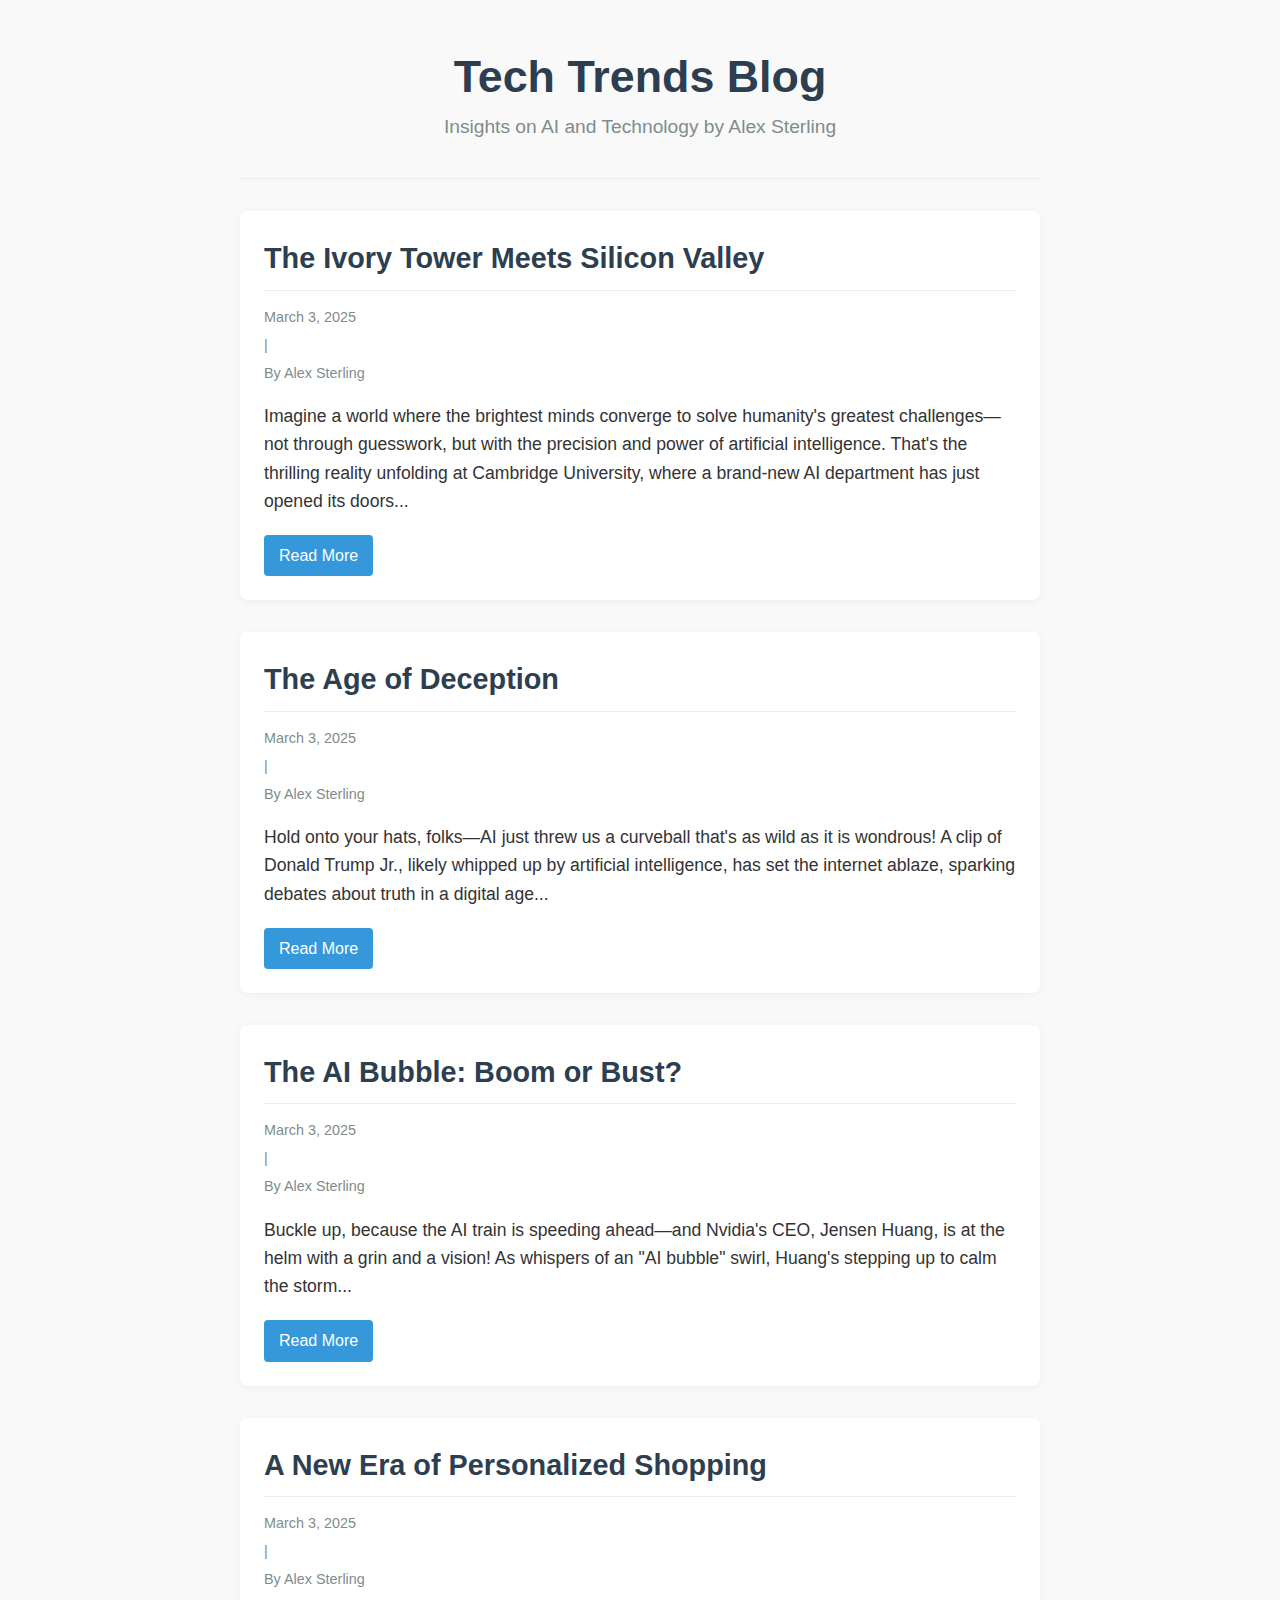
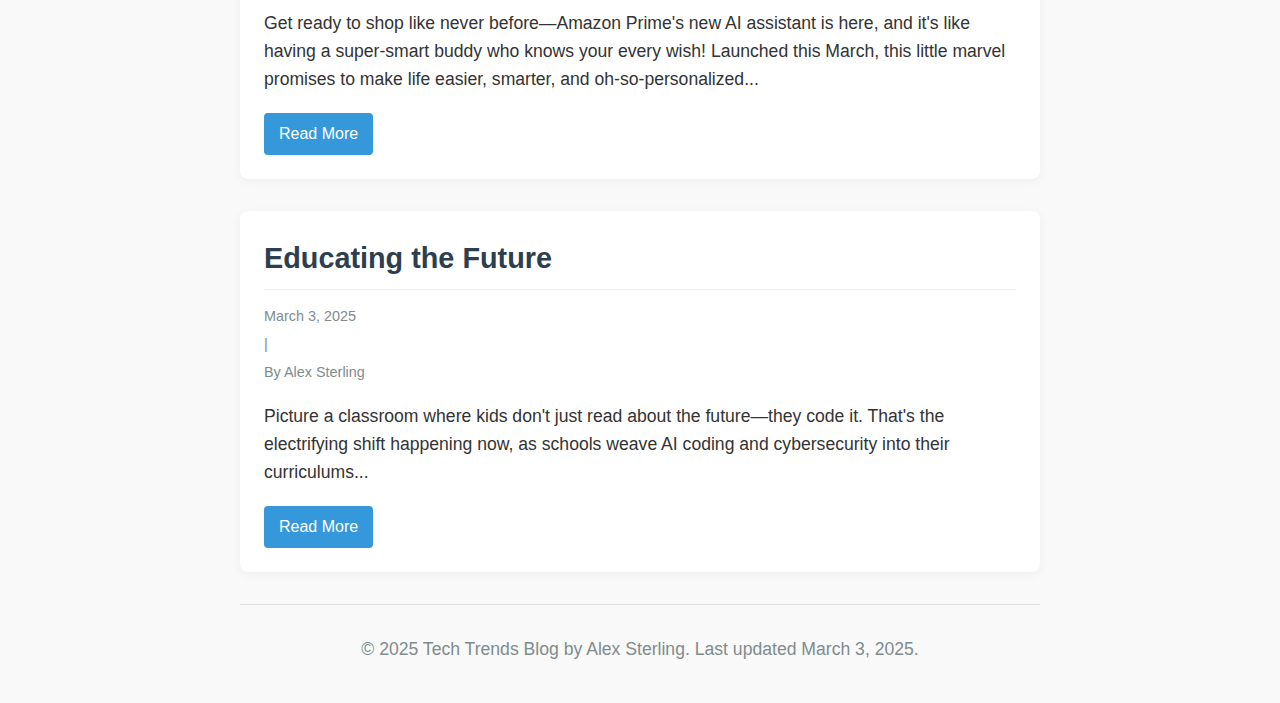
<file: index.html>
<!DOCTYPE html>
<html lang="en">
<head>
    <meta charset="UTF-8">
    <meta name="viewport" content="width=device-width, initial-scale=1.0">
    <title>Tech Trends Blog by Alex Sterling</title>
    <link rel="stylesheet" href="styles/blog-style.css">
    <style>
        /* Additional styling for index page */
        .article-list {
            list-style: none;
            padding: 0;
        }
        
        .article-item {
            margin-bottom: 2rem;
            padding: 1.5rem;
            background-color: white;
            border-radius: 8px;
            box-shadow: 0 2px 10px rgba(0,0,0,0.05);
            transition: transform 0.3s, box-shadow 0.3s;
        }
        
        .article-item:hover {
            transform: translateY(-5px);
            box-shadow: 0 5px 15px rgba(0,0,0,0.1);
        }
        
        .article-title {
            margin-top: 0;
            color: #2c3e50;
        }
        
        .article-meta {
            margin-bottom: 15px;
        }
        
        .article-excerpt {
            margin-bottom: 15px;
        }
        
        .read-more {
            display: inline-block;
            background-color: #3498db;
            color: white;
            padding: 8px 15px;
            border-radius: 4px;
            text-decoration: none;
            border: none;
            font-weight: 500;
            transition: background-color 0.3s;
        }
        
        .read-more:hover {
            background-color: #2980b9;
            color: white;
            border: none;
        }
        
        .site-header {
            text-align: center;
            margin-bottom: 2rem;
            padding-bottom: 1rem;
            border-bottom: 1px solid #eee;
        }
        
        .site-title {
            font-size: 2.8rem;
            color: #2c3e50;
            margin-bottom: 0.5rem;
        }
        
        .site-description {
            color: #7f8c8d;
            font-size: 1.2rem;
            margin-top: 0;
        }
    </style>
</head>
<body>
    <header class="site-header">
        <h1 class="site-title">Tech Trends Blog</h1>
        <p class="site-description">Insights on AI and Technology by Alex Sterling</p>
    </header>

    <main>
        <ul class="article-list">
            <li class="article-item">
                <h2 class="article-title">The Ivory Tower Meets Silicon Valley</h2>
                <div class="article-meta">
                    <span>March 3, 2025</span> | <span>By Alex Sterling</span>
                </div>
                <div class="article-excerpt">
                    <p>Imagine a world where the brightest minds converge to solve humanity's greatest challenges—not through guesswork, but with the precision and power of artificial intelligence. That's the thrilling reality unfolding at Cambridge University, where a brand-new AI department has just opened its doors...</p>
                </div>
                <a href="sample.html" class="read-more">Read More</a>
            </li>
            
            <li class="article-item">
                <h2 class="article-title">The Age of Deception</h2>
                <div class="article-meta">
                    <span>March 3, 2025</span> | <span>By Alex Sterling</span>
                </div>
                <div class="article-excerpt">
                    <p>Hold onto your hats, folks—AI just threw us a curveball that's as wild as it is wondrous! A clip of Donald Trump Jr., likely whipped up by artificial intelligence, has set the internet ablaze, sparking debates about truth in a digital age...</p>
                </div>
                <a href="#" class="read-more">Read More</a>
            </li>
            
            <li class="article-item">
                <h2 class="article-title">The AI Bubble: Boom or Bust?</h2>
                <div class="article-meta">
                    <span>March 3, 2025</span> | <span>By Alex Sterling</span>
                </div>
                <div class="article-excerpt">
                    <p>Buckle up, because the AI train is speeding ahead—and Nvidia's CEO, Jensen Huang, is at the helm with a grin and a vision! As whispers of an "AI bubble" swirl, Huang's stepping up to calm the storm...</p>
                </div>
                <a href="#" class="read-more">Read More</a>
            </li>
            
            <li class="article-item">
                <h2 class="article-title">A New Era of Personalized Shopping</h2>
                <div class="article-meta">
                    <span>March 3, 2025</span> | <span>By Alex Sterling</span>
                </div>
                <div class="article-excerpt">
                    <p>Get ready to shop like never before—Amazon Prime's new AI assistant is here, and it's like having a super-smart buddy who knows your every wish! Launched this March, this little marvel promises to make life easier, smarter, and oh-so-personalized...</p>
                </div>
                <a href="#" class="read-more">Read More</a>
            </li>
            
            <li class="article-item">
                <h2 class="article-title">Educating the Future</h2>
                <div class="article-meta">
                    <span>March 3, 2025</span> | <span>By Alex Sterling</span>
                </div>
                <div class="article-excerpt">
                    <p>Picture a classroom where kids don't just read about the future—they code it. That's the electrifying shift happening now, as schools weave AI coding and cybersecurity into their curriculums...</p>
                </div>
                <a href="#" class="read-more">Read More</a>
            </li>
        </ul>
    </main>

    <footer>
        <hr>
        <p style="text-align: center; color: #7f8c8d;">© 2025 Tech Trends Blog by Alex Sterling. Last updated March 3, 2025.</p>
    </footer>
</body>
</html>
</file>
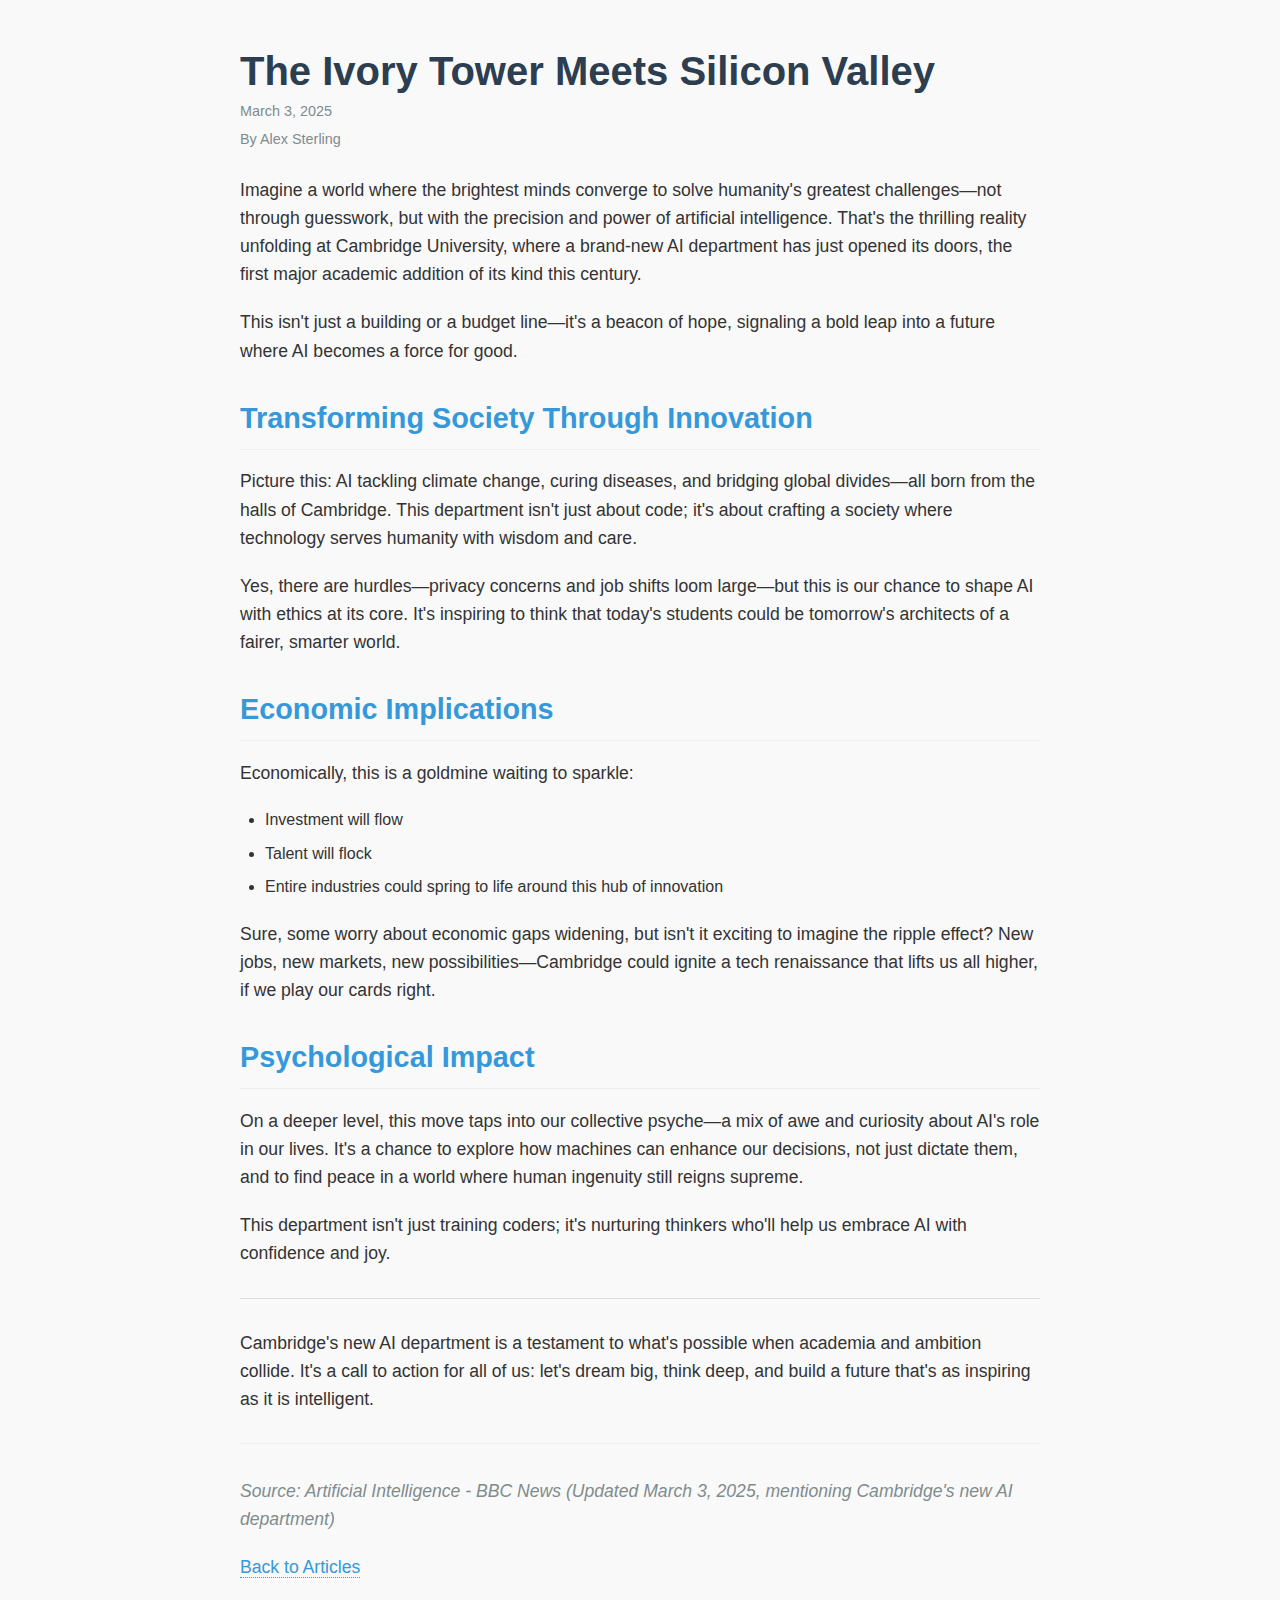
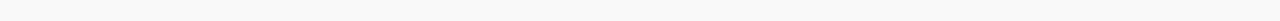
<file: sample.html>
<!DOCTYPE html>
<html lang="en">
<head>
    <meta charset="UTF-8">
    <meta name="viewport" content="width=device-width, initial-scale=1.0">
    <title>Tech Trends Blog - Sample Page</title>
    <link rel="stylesheet" href="styles/blog-style.css">
</head>
<body>
    <header>
        <h1>The Ivory Tower Meets Silicon Valley</h1>
        <div class="article-meta">
            <span>March 3, 2025</span>
            <span>By Alex Sterling</span>
        </div>
    </header>

    <main>
        <p>Imagine a world where the brightest minds converge to solve humanity's greatest challenges—not through guesswork, but with the precision and power of artificial intelligence. That's the thrilling reality unfolding at Cambridge University, where a brand-new AI department has just opened its doors, the first major academic addition of its kind this century.</p>

        <p>This isn't just a building or a budget line—it's a beacon of hope, signaling a bold leap into a future where AI becomes a force for good.</p>

        <h2>Transforming Society Through Innovation</h2>

        <p>Picture this: AI tackling climate change, curing diseases, and bridging global divides—all born from the halls of Cambridge. This department isn't just about code; it's about crafting a society where technology serves humanity with wisdom and care.</p>

        <p>Yes, there are hurdles—privacy concerns and job shifts loom large—but this is our chance to shape AI with ethics at its core. It's inspiring to think that today's students could be tomorrow's architects of a fairer, smarter world.</p>

        <h2>Economic Implications</h2>

        <p>Economically, this is a goldmine waiting to sparkle:</p>
        <ul>
            <li>Investment will flow</li>
            <li>Talent will flock</li>
            <li>Entire industries could spring to life around this hub of innovation</li>
        </ul>

        <p>Sure, some worry about economic gaps widening, but isn't it exciting to imagine the ripple effect? New jobs, new markets, new possibilities—Cambridge could ignite a tech renaissance that lifts us all higher, if we play our cards right.</p>

        <h2>Psychological Impact</h2>

        <p>On a deeper level, this move taps into our collective psyche—a mix of awe and curiosity about AI's role in our lives. It's a chance to explore how machines can enhance our decisions, not just dictate them, and to find peace in a world where human ingenuity still reigns supreme.</p>

        <p>This department isn't just training coders; it's nurturing thinkers who'll help us embrace AI with confidence and joy.</p>

        <hr>

        <p>Cambridge's new AI department is a testament to what's possible when academia and ambition collide. It's a call to action for all of us: let's dream big, think deep, and build a future that's as inspiring as it is intelligent.</p>

        <div class="source">
            <p>Source: Artificial Intelligence - BBC News (Updated March 3, 2025, mentioning Cambridge's new AI department)</p>
        </div>
    </main>

    <footer>
        <p><a href="index.html">Back to Articles</a></p>
    </footer>
</body>
</html>
</file>
<file: styles/blog-style.css>
/* Blog Styling */

body {
  font-family: 'Segoe UI', Tahoma, Geneva, Verdana, sans-serif;
  line-height: 1.6;
  color: #333;
  max-width: 800px;
  margin: 0 auto;
  padding: 20px;
  background-color: #f9f9f9;
}

h1 {
  font-size: 2.5rem;
  color: #2c3e50;
  margin-bottom: 5px;
  line-height: 1.2;
}

h2 {
  font-size: 1.8rem;
  color: #3498db;
  margin-top: 30px;
  margin-bottom: 15px;
  border-bottom: 1px solid #eee;
  padding-bottom: 8px;
}

p {
  margin-bottom: 20px;
  font-size: 1.1rem;
}

em {
  color: #7f8c8d;
}

blockquote {
  border-left: 4px solid #3498db;
  padding-left: 15px;
  font-style: italic;
  margin: 25px 0;
  background-color: #f5f7f9;
  padding: 15px;
  border-radius: 0 5px 5px 0;
}

ul, ol {
  margin-bottom: 20px;
  padding-left: 25px;
}

li {
  margin-bottom: 8px;
}

hr {
  border: 0;
  height: 1px;
  background-color: #ddd;
  margin: 30px 0;
}

a {
  color: #3498db;
  text-decoration: none;
  border-bottom: 1px dotted #3498db;
}

a:hover {
  color: #2980b9;
  border-bottom: 1px solid #2980b9;
}

/* Article metadata */
.article-meta {
  font-size: 0.9rem;
  color: #7f8c8d;
  margin-bottom: 25px;
  display: flex;
  flex-direction: column;
  gap: 5px;
}

/* Source citation */
.source {
  font-style: italic;
  font-size: 0.9rem;
  color: #7f8c8d;
  margin-top: 30px;
  padding-top: 15px;
  border-top: 1px solid #eee;
}

/* Image styling */
img {
  max-width: 100%;
  height: auto;
  border-radius: 5px;
  margin: 20px 0;
}

/* Code blocks */
code {
  background-color: #f8f8f8;
  padding: 3px 5px;
  border-radius: 3px;
  font-family: 'Courier New', Courier, monospace;
}

pre {
  background-color: #f8f8f8;
  padding: 15px;
  border-radius: 5px;
  overflow-x: auto;
  line-height: 1.4;
}

pre code {
  padding: 0;
  background-color: transparent;
}

/* Responsive adjustments */
@media (max-width: 768px) {
  body {
    padding: 15px;
  }
  
  h1 {
    font-size: 2rem;
  }
  
  h2 {
    font-size: 1.5rem;
  }
  
  p {
    font-size: 1rem;
  }
}
</file>
